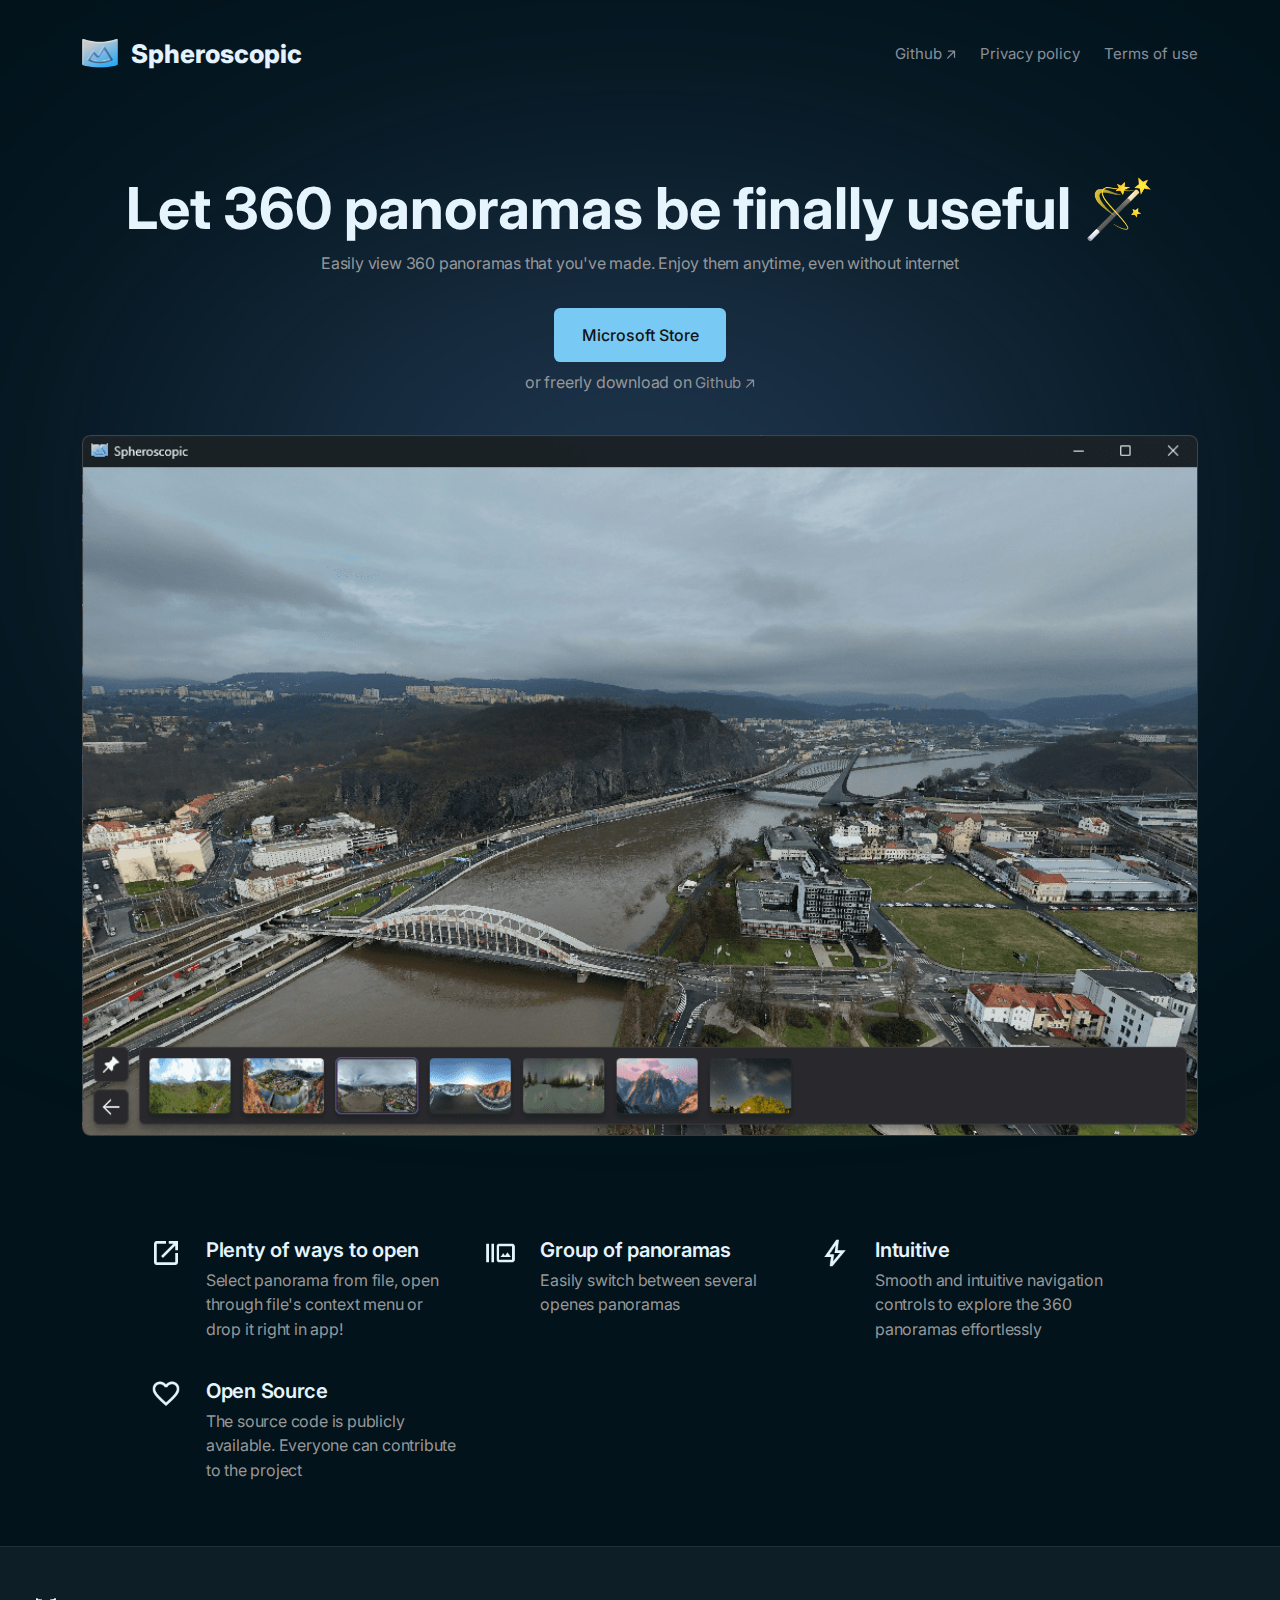
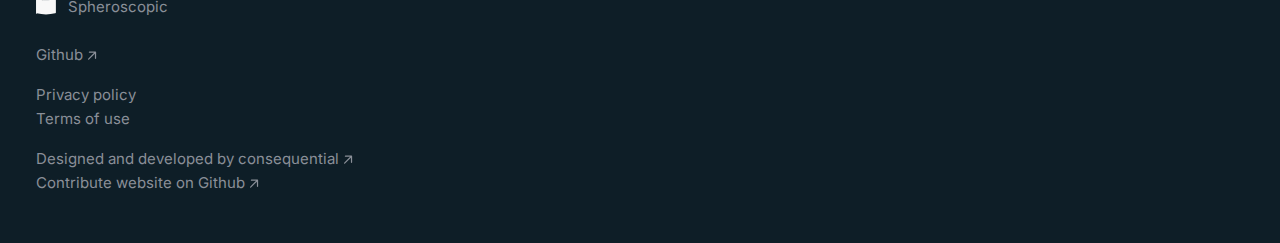
<file: index.html>
<!DOCTYPE html>
<html lang="en">

<head>
    <meta charset="UTF-8">
    <meta name="viewport" content="width=device-width, initial-scale=1.0">
    <title>Spheroscopic</title>

    <link rel="preconnect" href="https://fonts.googleapis.com">
    <link rel="preconnect" href="https://fonts.gstatic.com" crossorigin>
    <link href="https://fonts.googleapis.com/css2?family=Inter:wght@100..900&display=swap" rel="stylesheet">

    <link href="https://cdn.jsdelivr.net/npm/bootstrap@5.3.3/dist/css/bootstrap.min.css" rel="stylesheet"
        integrity="sha384-QWTKZyjpPEjISv5WaRU9OFeRpok6YctnYmDr5pNlyT2bRjXh0JMhjY6hW+ALEwIH" crossorigin="anonymous">
    <script src="https://cdn.jsdelivr.net/npm/bootstrap@5.3.3/dist/js/bootstrap.bundle.min.js"
        integrity="sha384-YvpcrYf0tY3lHB60NNkmXc5s9fDVZLESaAA55NDzOxhy9GkcIdslK1eN7N6jIeHz"
        crossorigin="anonymous"></script>

    <link href="assets/css/index.css" rel="stylesheet">
    <link rel="icon" type="image/x-icon" href="assets/img/Logo-512.png">
</head>

<body>
    <nav class="navbar navbar-expand-lg">
        <div class="container">
            <a class="app-name" href="/">
                <img src="assets/img/Logo-512.png" alt="Spheroscopic" width="36" height="36">
                Spheroscopic
            </a>
            <button class="navbar-toggler" type="button" data-bs-toggle="collapse" data-bs-target="#navbarNav"
                aria-controls="navbarNav" aria-expanded="false" aria-label="Toggle navigation">
                <span class="navbar-toggler-icon"></span>
            </button>
            <div class="collapse navbar-collapse" id="navbarNav">
                <ul class="navbar-nav">
                    <li class="nav-item fqyXPs">
                        <a target="_blank" href="https://github.com/Spheroscopic/Spheroscopic">
                            Github
                            <svg width="10" height="10" viewBox="0 0 10 9">
                                <path
                                    d="M9.125 0.671875V6.76562C9.125 7.12109 8.8457 7.375 8.51562 7.375C8.16016 7.375 7.90625 7.12109 7.90625 6.76562V2.14453L2.04102 8.00977C1.91406 8.13672 1.76172 8.1875 1.60938 8.1875C1.43164 8.1875 1.2793 8.13672 1.17773 8.00977C0.923828 7.78125 0.923828 7.40039 1.17773 7.17188L7.04297 1.28125H2.42188C2.06641 1.28125 1.8125 1.02734 1.8125 0.671875C1.8125 0.341797 2.06641 0.0625 2.42188 0.0625H8.51562C8.8457 0.0625 9.125 0.341797 9.125 0.671875Z"
                                    fill="currentColor"></path>
                            </svg>
                        </a>
                    </li>
                    <li class="nav-item fqyXPs">
                        <a href="privacy-policy.html">
                            Privacy policy
                        </a>
                    </li>
                    <li class="nav-item fqyXPs">
                        <a href="terms-of-use.html">
                            Terms of use
                        </a>
                    </li>
                </ul>
            </div>
        </div>
    </nav>

    <section class="container app">
        <div class="row align-items-center text-center">
            <div class="col-12 z-1">
                <h1 class="preview-text-h1">Let 360 panoramas be finally useful 🪄</h1>
            </div>
            <div class="col-12 app-desc z-1">
                <p class="feature-p">Easily view 360 panoramas that you've made. Enjoy them anytime, even without
                    internet
                </p>
            </div>
            <div class="col-12 mt-3 mb-2 app-buttons z-1">
                <a href="https://www.microsoft.com/store/apps/9NLX10FX8CKQ" class="button">Microsoft Store</a>
            </div>
            <div class="col-12 z-1 mb-4">
                <p class="feature-p fqyXPs justify-content-center d-block">
                    or freerly download on
                    <a href="https://github.com/Spheroscopic/Spheroscopic/">
                        Github
                        <svg width="10" height="10" viewBox="0 0 10 9">
                            <path
                                d="M9.125 0.671875V6.76562C9.125 7.12109 8.8457 7.375 8.51562 7.375C8.16016 7.375 7.90625 7.12109 7.90625 6.76562V2.14453L2.04102 8.00977C1.91406 8.13672 1.76172 8.1875 1.60938 8.1875C1.43164 8.1875 1.2793 8.13672 1.17773 8.00977C0.923828 7.78125 0.923828 7.40039 1.17773 7.17188L7.04297 1.28125H2.42188C2.06641 1.28125 1.8125 1.02734 1.8125 0.671875C1.8125 0.341797 2.06641 0.0625 2.42188 0.0625H8.51562C8.8457 0.0625 9.125 0.341797 9.125 0.671875Z"
                                fill="currentColor">
                            </path>
                        </svg>
                    </a>
                </p>
            </div>
            <div class="col-12 preview-img">
                <img src="assets/img/preview-1.png">
                <div class="bloba-glow"></div>
            </div>
        </div>
    </section>
    <section class="container preview">
        <div class="row preview-features">
            <div class="col-lg-4 col-md-6">
                <div class="row">
                    <div class="col-2">
                        <img src="assets/img/open_icon.png" class="feature-img">
                    </div>
                    <div class="col-10 feature-card">
                        <div class="feature-h1">Plenty of ways to open</div>
                        <div class="feature-p">
                            Select panorama from file,
                            open through file's context menu
                            or drop it right in app!
                        </div>
                    </div>
                </div>
            </div>
            <div class="col-lg-4 col-md-6">
                <div class="row">
                    <div class="col-2">
                        <img src="assets/img/burst_icon.png" class="feature-img">
                    </div>
                    <div class="col-10 feature-card">
                        <div class="feature-h1">Group of panoramas</div>
                        <div class="feature-p">
                            Easily switch between several openes panoramas
                        </div>
                    </div>
                </div>
            </div>
            <div class="col-lg-4 col-md-6">
                <div class="row">
                    <div class="col-2">
                        <img src="assets/img/bolt_icon.png" class="feature-img">
                    </div>
                    <div class="col-10 feature-card">
                        <div class="feature-h1">Intuitive</div>
                        <div class="feature-p">
                            Smooth and intuitive navigation controls to explore the 360 panoramas effortlessly
                        </div>
                    </div>
                </div>
            </div>
            <div class="col-lg-4 col-md-6">
                <div class="row">
                    <div class="col-2">
                        <img src="assets/img/favorite_icon.png" class="feature-img">
                    </div>
                    <div class="col-10 feature-card">
                        <div class="feature-h1">Open Source</div>
                        <div class="feature-p">
                            The source code is publicly available. Everyone can contribute to the project
                        </div>
                    </div>
                </div>
            </div>
        </div>
    </section>

    <footer>
        <div class="container-fluid">
            <div class="row">
                <div class="col-12 p-5">
                    <div class="row">
                        <div class="col-12 footer-name fqyXPs">
                            <svg width="20" height="20" viewBox="0 0 1024 1024">
                                <g filter="url(#filter0_bii_29_2)">
                                    <path
                                        d="M1018 794.891V111.365C1018 91.1047 998.046 76.8738 978.89 83.4726L971.431 86.0422C670.698 189.64 343.81 188.759 43.6392 83.5437C24.7591 76.9259 5 90.9378 5 110.944V795.432C5 813.51 17.2796 829.277 34.8064 833.705C344.882 912.034 669.487 912.698 979.88 835.639L987.638 833.713C1005.48 829.284 1018 813.27 1018 794.891Z"
                                        fill="#F8F8F8" />
                                </g>
                                <defs>
                                    <filter id="filter0_bii_29_2" x="-28.6" y="48.2403" width="1080.2" height="878.306"
                                        filterUnits="userSpaceOnUse" color-interpolation-filters="sRGB">
                                        <feFlood flood-opacity="0" result="BackgroundImageFix" />
                                        <feGaussianBlur in="BackgroundImageFix" stdDeviation="16.8" />
                                        <feComposite in2="SourceAlpha" operator="in"
                                            result="effect1_backgroundBlur_29_2" />
                                        <feBlend mode="normal" in="SourceGraphic" in2="effect1_backgroundBlur_29_2"
                                            result="shape" />
                                        <feColorMatrix in="SourceAlpha" type="matrix"
                                            values="0 0 0 0 0 0 0 0 0 0 0 0 0 0 0 0 0 0 127 0" result="hardAlpha" />
                                        <feOffset dx="4.2" dy="8.4" />
                                        <feGaussianBlur stdDeviation="2.1" />
                                        <feComposite in2="hardAlpha" operator="arithmetic" k2="-1" k3="1" />
                                        <feColorMatrix type="matrix"
                                            values="0 0 0 0 1 0 0 0 0 1 0 0 0 0 1 0 0 0 0.75 0" />
                                        <feBlend mode="normal" in2="shape" result="effect2_innerShadow_29_2" />
                                        <feColorMatrix in="SourceAlpha" type="matrix"
                                            values="0 0 0 0 0 0 0 0 0 0 0 0 0 0 0 0 0 0 127 0" result="hardAlpha" />
                                        <feOffset dx="28" dy="33.6" />
                                        <feGaussianBlur stdDeviation="22.4" />
                                        <feComposite in2="hardAlpha" operator="arithmetic" k2="-1" k3="1" />
                                        <feColorMatrix type="matrix"
                                            values="0 0 0 0 1 0 0 0 0 1 0 0 0 0 1 0 0 0 0.55 0" />
                                        <feBlend mode="normal" in2="effect2_innerShadow_29_2"
                                            result="effect3_innerShadow_29_2" />
                                    </filter>
                                    <linearGradient id="paint0_linear_29_2" x1="201.661" y1="15.6521" x2="705.92"
                                        y2="995.035" gradientUnits="userSpaceOnUse">
                                        <stop offset="0.169557" stop-color="#CBCBCB" />
                                        <stop offset="1" stop-color="#1CA9FE" />
                                    </linearGradient>
                                </defs>
                            </svg>
                            <a href="index.html">
                                Spheroscopic
                            </a>
                        </div>
                        <div class="col-12 fqyXPs mt-4">
                            <a target="_blank" href="https://github.com/Spheroscopic/Spheroscopic">
                                Github
                                <svg width="10" height="10" viewBox="0 0 10 9">
                                    <path
                                        d="M9.125 0.671875V6.76562C9.125 7.12109 8.8457 7.375 8.51562 7.375C8.16016 7.375 7.90625 7.12109 7.90625 6.76562V2.14453L2.04102 8.00977C1.91406 8.13672 1.76172 8.1875 1.60938 8.1875C1.43164 8.1875 1.2793 8.13672 1.17773 8.00977C0.923828 7.78125 0.923828 7.40039 1.17773 7.17188L7.04297 1.28125H2.42188C2.06641 1.28125 1.8125 1.02734 1.8125 0.671875C1.8125 0.341797 2.06641 0.0625 2.42188 0.0625H8.51562C8.8457 0.0625 9.125 0.341797 9.125 0.671875Z"
                                        fill="currentColor"></path>
                                </svg>
                            </a>
                        </div>
                        <div class="col-12 fqyXPs mt-3">
                            <a href="privacy-policy.html">
                                Privacy policy
                            </a>
                        </div>
                        <div class="col-12 fqyXPs">
                            <a href="terms-of-use.html">
                                Terms of use
                            </a>
                        </div>
                        <div class="col-12 fqyXPs mt-3">
                            <p>
                                Designed and developed by
                                <a href="https://github.com/execOQ/">
                                    consequential
                                    <svg width="10" height="10" viewBox="0 0 10 9">
                                        <path
                                            d="M9.125 0.671875V6.76562C9.125 7.12109 8.8457 7.375 8.51562 7.375C8.16016 7.375 7.90625 7.12109 7.90625 6.76562V2.14453L2.04102 8.00977C1.91406 8.13672 1.76172 8.1875 1.60938 8.1875C1.43164 8.1875 1.2793 8.13672 1.17773 8.00977C0.923828 7.78125 0.923828 7.40039 1.17773 7.17188L7.04297 1.28125H2.42188C2.06641 1.28125 1.8125 1.02734 1.8125 0.671875C1.8125 0.341797 2.06641 0.0625 2.42188 0.0625H8.51562C8.8457 0.0625 9.125 0.341797 9.125 0.671875Z"
                                            fill="currentColor"></path>
                                    </svg>
                                </a>
                            </p>
                        </div>
                        <div class="col-12 fqyXPs">
                            <p>
                                Contribute website on
                                <a href="https://github.com/Spheroscopic/spheroscopic.github.io">
                                    Github
                                    <svg width="10" height="10" viewBox="0 0 10 9">
                                        <path
                                            d="M9.125 0.671875V6.76562C9.125 7.12109 8.8457 7.375 8.51562 7.375C8.16016 7.375 7.90625 7.12109 7.90625 6.76562V2.14453L2.04102 8.00977C1.91406 8.13672 1.76172 8.1875 1.60938 8.1875C1.43164 8.1875 1.2793 8.13672 1.17773 8.00977C0.923828 7.78125 0.923828 7.40039 1.17773 7.17188L7.04297 1.28125H2.42188C2.06641 1.28125 1.8125 1.02734 1.8125 0.671875C1.8125 0.341797 2.06641 0.0625 2.42188 0.0625H8.51562C8.8457 0.0625 9.125 0.341797 9.125 0.671875Z"
                                            fill="currentColor"></path>
                                    </svg>
                                </a>
                            </p>
                        </div>
                    </div>
                </div>
            </div>
        </div>
    </footer>
</body>

</html>
</file>
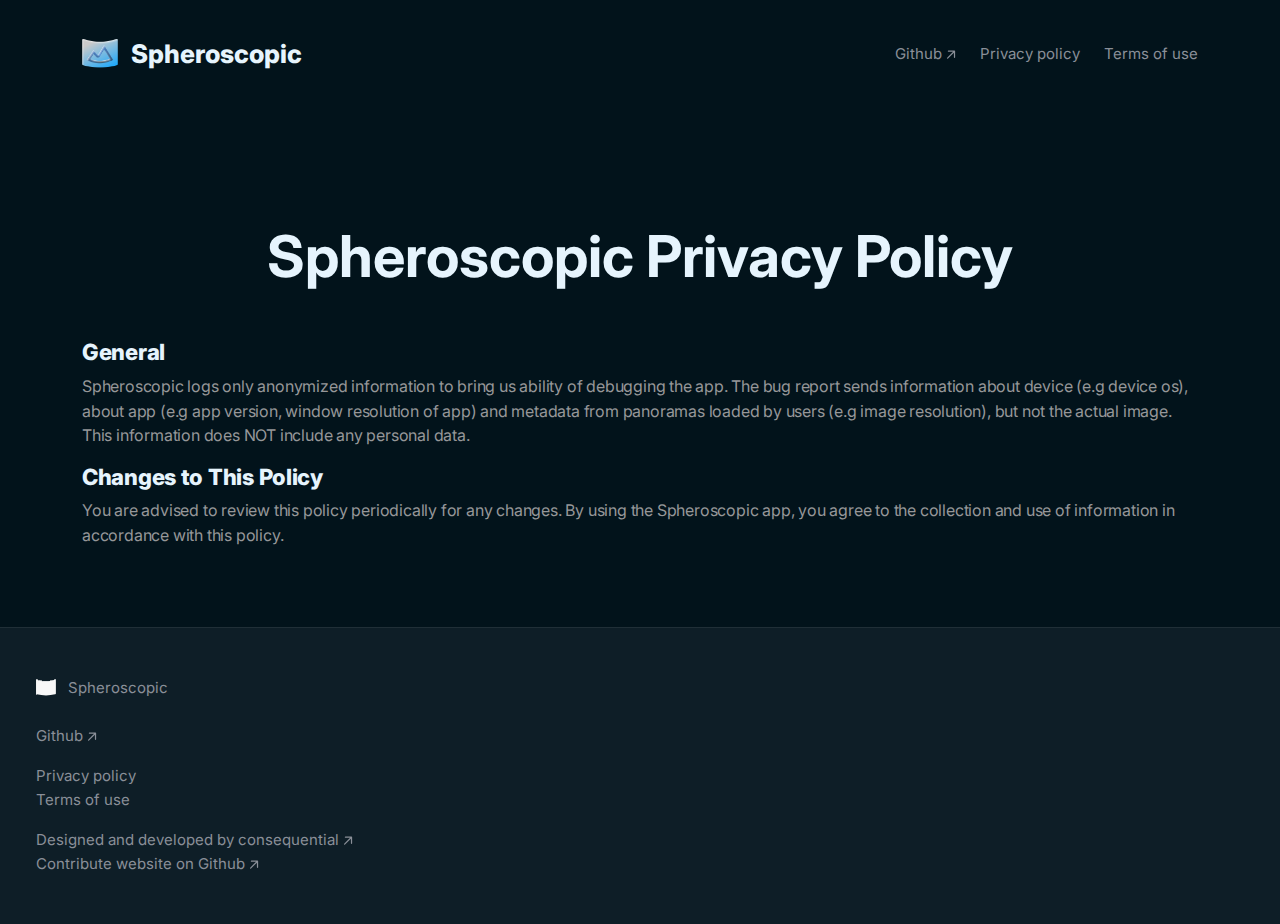
<file: privacy-policy.html>
<!DOCTYPE html>
<html lang="en">

<head>
    <meta charset="UTF-8">
    <meta name="viewport" content="width=device-width, initial-scale=1.0">
    <title>Spheroscopic - Privacy Policy</title>

    <link rel="preconnect" href="https://fonts.googleapis.com">
    <link rel="preconnect" href="https://fonts.gstatic.com" crossorigin>
    <link href="https://fonts.googleapis.com/css2?family=Inter:wght@100..900&display=swap" rel="stylesheet">

    <link href="https://cdn.jsdelivr.net/npm/bootstrap@5.3.3/dist/css/bootstrap.min.css" rel="stylesheet"
        integrity="sha384-QWTKZyjpPEjISv5WaRU9OFeRpok6YctnYmDr5pNlyT2bRjXh0JMhjY6hW+ALEwIH" crossorigin="anonymous">
    <script src="https://cdn.jsdelivr.net/npm/bootstrap@5.3.3/dist/js/bootstrap.bundle.min.js"
        integrity="sha384-YvpcrYf0tY3lHB60NNkmXc5s9fDVZLESaAA55NDzOxhy9GkcIdslK1eN7N6jIeHz"
        crossorigin="anonymous"></script>

    <link href="assets/css/index.css" rel="stylesheet">
    <link rel="icon" type="image/x-icon" href="assets/img/Logo-512.png">
</head>

<body>
    <nav class="navbar navbar-expand-lg">
        <div class="container">
            <a class="app-name" href="/">
                <img src="assets/img/Logo-512.png" alt="Spheroscopic" width="36" height="36">
                Spheroscopic
            </a>
            <button class="navbar-toggler" type="button" data-bs-toggle="collapse" data-bs-target="#navbarNav"
                aria-controls="navbarNav" aria-expanded="false" aria-label="Toggle navigation">
                <span class="navbar-toggler-icon"></span>
            </button>
            <div class="collapse navbar-collapse" id="navbarNav">
                <ul class="navbar-nav">
                    <li class="nav-item fqyXPs">
                        <a target="_blank" href="https://github.com/Spheroscopic/Spheroscopic">
                            Github
                            <svg width="10" height="10" viewBox="0 0 10 9">
                                <path
                                    d="M9.125 0.671875V6.76562C9.125 7.12109 8.8457 7.375 8.51562 7.375C8.16016 7.375 7.90625 7.12109 7.90625 6.76562V2.14453L2.04102 8.00977C1.91406 8.13672 1.76172 8.1875 1.60938 8.1875C1.43164 8.1875 1.2793 8.13672 1.17773 8.00977C0.923828 7.78125 0.923828 7.40039 1.17773 7.17188L7.04297 1.28125H2.42188C2.06641 1.28125 1.8125 1.02734 1.8125 0.671875C1.8125 0.341797 2.06641 0.0625 2.42188 0.0625H8.51562C8.8457 0.0625 9.125 0.341797 9.125 0.671875Z"
                                    fill="currentColor"></path>
                            </svg>
                        </a>
                    </li>
                    <li class="nav-item fqyXPs">
                        <a href="privacy-policy.html">
                            Privacy policy
                        </a>
                    </li>
                    <li class="nav-item fqyXPs">
                        <a href="terms-of-use.html">
                            Terms of use
                        </a>
                    </li>
                </ul>
            </div>
        </div>
    </nav>

    <section>
        <div class="container">
            <div class="row app">
                <div class="col-12 mt-5 privacy-policy">
                    <h1 class="preview-text-h1 align-items-center text-center">Spheroscopic Privacy Policy</h1>
                    <div class="mt-5">
                        <h4 class="feature-h4">General</h4>
                        <p class="feature-p">
                            Spheroscopic logs only anonymized information to bring us ability of debugging the app. The
                            bug report sends information about device (e.g device os), about app (e.g app version,
                            window resolution of app) and metadata from panoramas loaded by users (e.g image
                            resolution), but not the actual image. This information does NOT include any personal data.
                        </p>
                    </div>
                    <div>
                        <h4 class="feature-h4">Changes to This Policy</h4>
                        <p class="feature-p">
                            You are advised to review this policy periodically for any changes. By using the
                            Spheroscopic app, you agree to the collection and use of information in accordance with
                            this policy.
                        </p>
                    </div>
                </div>
            </div>
        </div>
    </section>

    <footer>
        <div class="container-fluid">
            <div class="row">
                <div class="col-12 p-5">
                    <div class="row">
                        <div class="col-12 footer-name fqyXPs">
                            <svg width="20" height="20" viewBox="0 0 1024 1024">
                                <g filter="url(#filter0_bii_29_2)">
                                    <path
                                        d="M1018 794.891V111.365C1018 91.1047 998.046 76.8738 978.89 83.4726L971.431 86.0422C670.698 189.64 343.81 188.759 43.6392 83.5437C24.7591 76.9259 5 90.9378 5 110.944V795.432C5 813.51 17.2796 829.277 34.8064 833.705C344.882 912.034 669.487 912.698 979.88 835.639L987.638 833.713C1005.48 829.284 1018 813.27 1018 794.891Z"
                                        fill="#F8F8F8" />
                                </g>
                                <defs>
                                    <filter id="filter0_bii_29_2" x="-28.6" y="48.2403" width="1080.2" height="878.306"
                                        filterUnits="userSpaceOnUse" color-interpolation-filters="sRGB">
                                        <feFlood flood-opacity="0" result="BackgroundImageFix" />
                                        <feGaussianBlur in="BackgroundImageFix" stdDeviation="16.8" />
                                        <feComposite in2="SourceAlpha" operator="in"
                                            result="effect1_backgroundBlur_29_2" />
                                        <feBlend mode="normal" in="SourceGraphic" in2="effect1_backgroundBlur_29_2"
                                            result="shape" />
                                        <feColorMatrix in="SourceAlpha" type="matrix"
                                            values="0 0 0 0 0 0 0 0 0 0 0 0 0 0 0 0 0 0 127 0" result="hardAlpha" />
                                        <feOffset dx="4.2" dy="8.4" />
                                        <feGaussianBlur stdDeviation="2.1" />
                                        <feComposite in2="hardAlpha" operator="arithmetic" k2="-1" k3="1" />
                                        <feColorMatrix type="matrix"
                                            values="0 0 0 0 1 0 0 0 0 1 0 0 0 0 1 0 0 0 0.75 0" />
                                        <feBlend mode="normal" in2="shape" result="effect2_innerShadow_29_2" />
                                        <feColorMatrix in="SourceAlpha" type="matrix"
                                            values="0 0 0 0 0 0 0 0 0 0 0 0 0 0 0 0 0 0 127 0" result="hardAlpha" />
                                        <feOffset dx="28" dy="33.6" />
                                        <feGaussianBlur stdDeviation="22.4" />
                                        <feComposite in2="hardAlpha" operator="arithmetic" k2="-1" k3="1" />
                                        <feColorMatrix type="matrix"
                                            values="0 0 0 0 1 0 0 0 0 1 0 0 0 0 1 0 0 0 0.55 0" />
                                        <feBlend mode="normal" in2="effect2_innerShadow_29_2"
                                            result="effect3_innerShadow_29_2" />
                                    </filter>
                                    <linearGradient id="paint0_linear_29_2" x1="201.661" y1="15.6521" x2="705.92"
                                        y2="995.035" gradientUnits="userSpaceOnUse">
                                        <stop offset="0.169557" stop-color="#CBCBCB" />
                                        <stop offset="1" stop-color="#1CA9FE" />
                                    </linearGradient>
                                </defs>
                            </svg>
                            <a href="index.html">
                                Spheroscopic
                            </a>
                        </div>
                        <div class="col-12 fqyXPs mt-4">
                            <a target="_blank" href="https://github.com/Spheroscopic/Spheroscopic">
                                Github
                                <svg width="10" height="10" viewBox="0 0 10 9">
                                    <path
                                        d="M9.125 0.671875V6.76562C9.125 7.12109 8.8457 7.375 8.51562 7.375C8.16016 7.375 7.90625 7.12109 7.90625 6.76562V2.14453L2.04102 8.00977C1.91406 8.13672 1.76172 8.1875 1.60938 8.1875C1.43164 8.1875 1.2793 8.13672 1.17773 8.00977C0.923828 7.78125 0.923828 7.40039 1.17773 7.17188L7.04297 1.28125H2.42188C2.06641 1.28125 1.8125 1.02734 1.8125 0.671875C1.8125 0.341797 2.06641 0.0625 2.42188 0.0625H8.51562C8.8457 0.0625 9.125 0.341797 9.125 0.671875Z"
                                        fill="currentColor"></path>
                                </svg>
                            </a>
                        </div>
                        <div class="col-12 fqyXPs mt-3">
                            <a href="privacy-policy.html">
                                Privacy policy
                            </a>
                        </div>
                        <div class="col-12 fqyXPs">
                            <a href="terms-of-use.html">
                                Terms of use
                            </a>
                        </div>
                        <div class="col-12 fqyXPs mt-3">
                            <p>
                                Designed and developed by
                                <a href="https://github.com/execOQ/">
                                    consequential
                                    <svg width="10" height="10" viewBox="0 0 10 9">
                                        <path
                                            d="M9.125 0.671875V6.76562C9.125 7.12109 8.8457 7.375 8.51562 7.375C8.16016 7.375 7.90625 7.12109 7.90625 6.76562V2.14453L2.04102 8.00977C1.91406 8.13672 1.76172 8.1875 1.60938 8.1875C1.43164 8.1875 1.2793 8.13672 1.17773 8.00977C0.923828 7.78125 0.923828 7.40039 1.17773 7.17188L7.04297 1.28125H2.42188C2.06641 1.28125 1.8125 1.02734 1.8125 0.671875C1.8125 0.341797 2.06641 0.0625 2.42188 0.0625H8.51562C8.8457 0.0625 9.125 0.341797 9.125 0.671875Z"
                                            fill="currentColor"></path>
                                    </svg>
                                </a>
                            </p>
                        </div>
                        <div class="col-12 fqyXPs">
                            <p>
                                Contribute website on
                                <a href="https://github.com/Spheroscopic/spheroscopic.github.io">
                                    Github
                                    <svg width="10" height="10" viewBox="0 0 10 9">
                                        <path
                                            d="M9.125 0.671875V6.76562C9.125 7.12109 8.8457 7.375 8.51562 7.375C8.16016 7.375 7.90625 7.12109 7.90625 6.76562V2.14453L2.04102 8.00977C1.91406 8.13672 1.76172 8.1875 1.60938 8.1875C1.43164 8.1875 1.2793 8.13672 1.17773 8.00977C0.923828 7.78125 0.923828 7.40039 1.17773 7.17188L7.04297 1.28125H2.42188C2.06641 1.28125 1.8125 1.02734 1.8125 0.671875C1.8125 0.341797 2.06641 0.0625 2.42188 0.0625H8.51562C8.8457 0.0625 9.125 0.341797 9.125 0.671875Z"
                                            fill="currentColor"></path>
                                    </svg>
                                </a>
                            </p>
                        </div>
                    </div>
                </div>
            </div>
        </div>
    </footer>
</body>

</html>
</file>
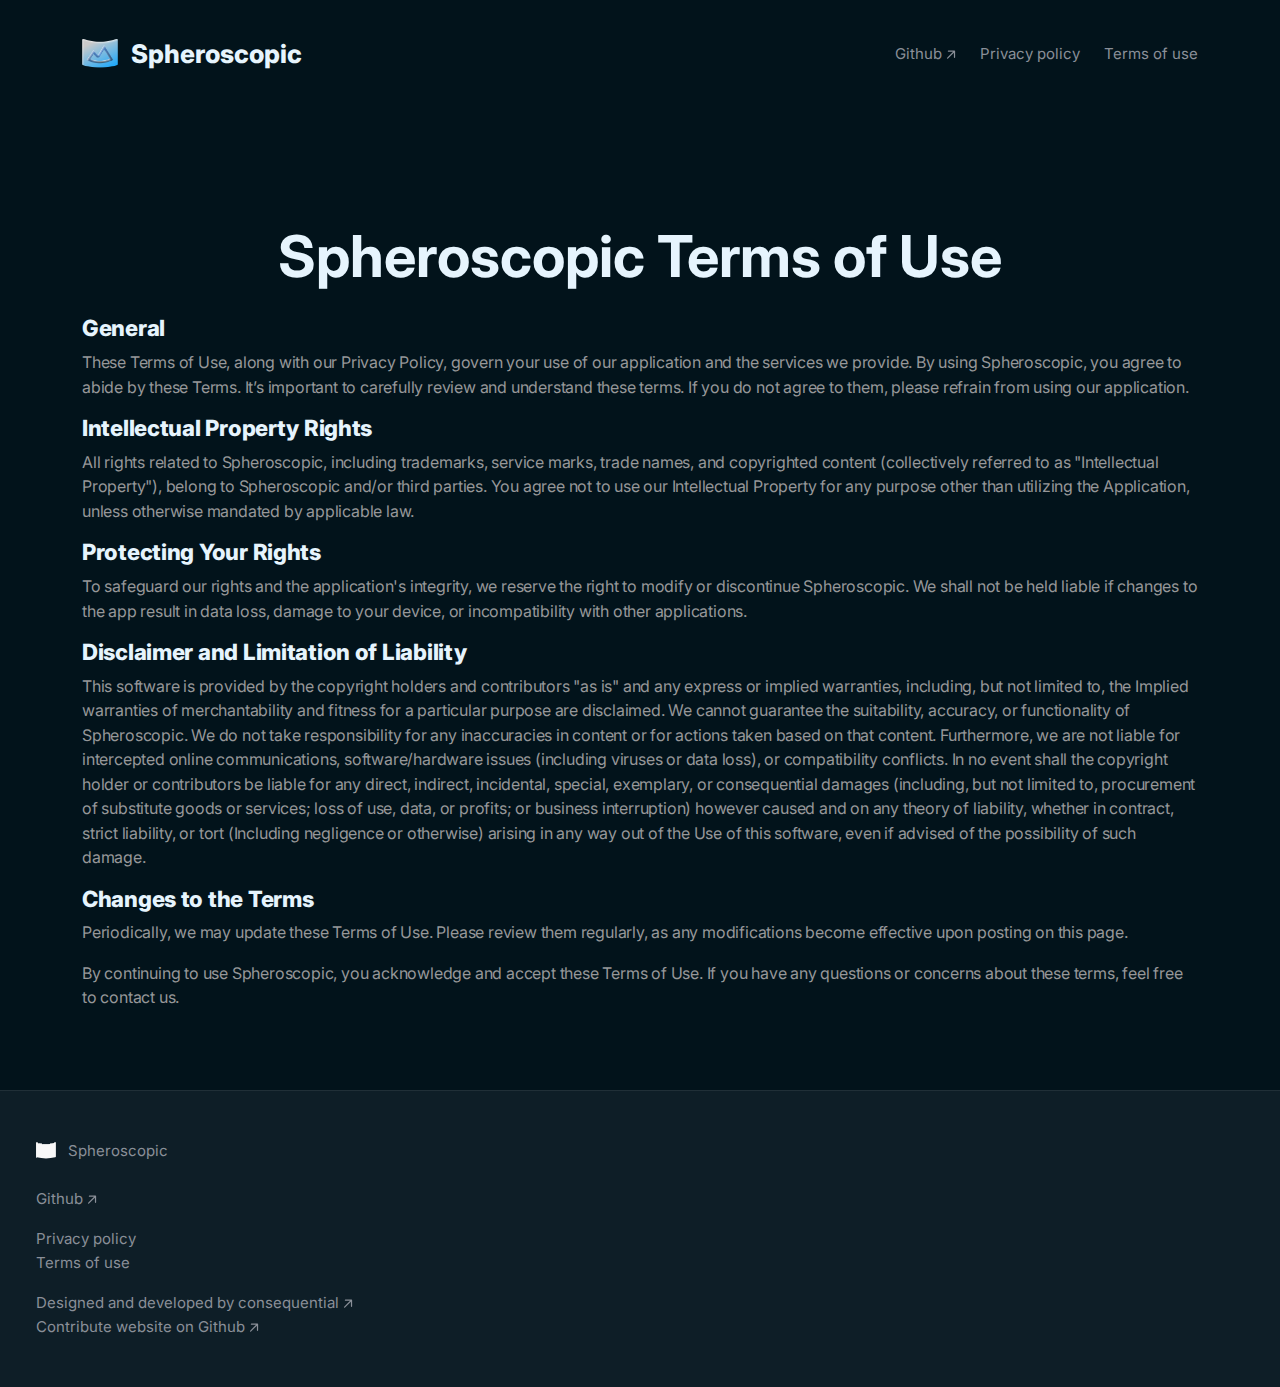
<file: terms-of-use.html>
<!DOCTYPE html>
<html lang="en">

<head>
    <meta charset="UTF-8">
    <meta name="viewport" content="width=device-width, initial-scale=1.0">
    <title>Spheroscopic</title>

    <link rel="preconnect" href="https://fonts.googleapis.com">
    <link rel="preconnect" href="https://fonts.gstatic.com" crossorigin>
    <link href="https://fonts.googleapis.com/css2?family=Inter:wght@100..900&display=swap" rel="stylesheet">

    <link href="https://cdn.jsdelivr.net/npm/bootstrap@5.3.3/dist/css/bootstrap.min.css" rel="stylesheet"
        integrity="sha384-QWTKZyjpPEjISv5WaRU9OFeRpok6YctnYmDr5pNlyT2bRjXh0JMhjY6hW+ALEwIH" crossorigin="anonymous">
    <script src="https://cdn.jsdelivr.net/npm/bootstrap@5.3.3/dist/js/bootstrap.bundle.min.js"
        integrity="sha384-YvpcrYf0tY3lHB60NNkmXc5s9fDVZLESaAA55NDzOxhy9GkcIdslK1eN7N6jIeHz"
        crossorigin="anonymous"></script>

    <link href="assets/css/index.css" rel="stylesheet">
    <link rel="icon" type="image/x-icon" href="assets/img/Logo-512.png">
</head>

<body>
    <nav class="navbar navbar-expand-lg">
        <div class="container">
            <a class="app-name" href="/">
                <img src="assets/img/Logo-512.png" alt="Spheroscopic" width="36" height="36">
                Spheroscopic
            </a>
            <button class="navbar-toggler" type="button" data-bs-toggle="collapse" data-bs-target="#navbarNav"
                aria-controls="navbarNav" aria-expanded="false" aria-label="Toggle navigation">
                <span class="navbar-toggler-icon"></span>
            </button>
            <div class="collapse navbar-collapse" id="navbarNav">
                <ul class="navbar-nav">
                    <li class="nav-item fqyXPs">
                        <a target="_blank" href="https://github.com/Spheroscopic/Spheroscopic">
                            Github
                            <svg width="10" height="10" viewBox="0 0 10 9">
                                <path
                                    d="M9.125 0.671875V6.76562C9.125 7.12109 8.8457 7.375 8.51562 7.375C8.16016 7.375 7.90625 7.12109 7.90625 6.76562V2.14453L2.04102 8.00977C1.91406 8.13672 1.76172 8.1875 1.60938 8.1875C1.43164 8.1875 1.2793 8.13672 1.17773 8.00977C0.923828 7.78125 0.923828 7.40039 1.17773 7.17188L7.04297 1.28125H2.42188C2.06641 1.28125 1.8125 1.02734 1.8125 0.671875C1.8125 0.341797 2.06641 0.0625 2.42188 0.0625H8.51562C8.8457 0.0625 9.125 0.341797 9.125 0.671875Z"
                                    fill="currentColor"></path>
                            </svg>
                        </a>
                    </li>
                    <li class="nav-item fqyXPs">
                        <a href="privacy-policy.html">
                            Privacy policy
                        </a>
                    </li>
                    <li class="nav-item fqyXPs">
                        <a href="terms-of-use.html">
                            Terms of use
                        </a>
                    </li>
                </ul>
            </div>
        </div>
    </nav>

    <section>
        <div class="container privacy-policy-section">
            <div class="row app">
                <div class="col-12 mt-5 privacy-policy">
                    <h1 class="preview-text-h1 align-items-center text-center">Spheroscopic Terms of Use</h1>
                    <div class="general mt-4">
                        <h4 class="feature-h4">General</h4>
                        <p class="feature-p">
                            These Terms of Use, along with our Privacy Policy, govern your use of our application
                            and the services we provide. By using Spheroscopic, you agree to abide by these Terms.
                            It’s important to carefully review and understand these terms. If you do not agree to
                            them, please refrain from using our application.
                        </p>
                    </div>
                    <div class="intel-property">
                        <h4 class="feature-h4">Intellectual Property Rights</h4>
                        <p class="feature-p">
                            All rights related to Spheroscopic, including trademarks, service marks, trade names,
                            and copyrighted content (collectively referred to as "Intellectual Property"), belong to
                            Spheroscopic and/or third parties. You agree not to use our Intellectual Property for
                            any purpose other than utilizing the Application, unless otherwise mandated by
                            applicable law.
                        </p>
                    </div>
                    <div class="prot-rights">
                        <h4 class="feature-h4">Protecting Your Rights</h4>
                        <p class="feature-p">
                            To safeguard our rights and the application's integrity, we reserve the right to modify
                            or discontinue Spheroscopic. We shall not be held liable if changes to the app result in
                            data loss, damage to your device, or incompatibility with other applications.
                        </p>
                    </div>
                    <div class="disclaimer">
                        <h4 class="feature-h4">Disclaimer and Limitation of Liability</h4>
                        <p class="feature-p">
                            This software is provided by the copyright holders and contributors "as is" and any
                            express or implied warranties, including, but not limited to, the Implied warranties of
                            merchantability and fitness for a particular purpose are disclaimed. We cannot guarantee
                            the suitability, accuracy, or functionality of Spheroscopic. We do not take
                            responsibility for any inaccuracies in content or for actions taken based on that
                            content. Furthermore, we are not liable for intercepted online communications,
                            software/hardware issues (including viruses or data loss), or compatibility conflicts.
                            In no event shall the copyright holder or contributors be liable for any direct,
                            indirect, incidental, special, exemplary, or consequential damages (including, but not
                            limited to, procurement of substitute goods or services; loss of use, data, or profits;
                            or business interruption) however caused and on any theory of liability, whether in
                            contract, strict liability, or tort (Including negligence or otherwise) arising in any
                            way out of the Use of this software, even if advised of the possibility of such damage.
                        </p>
                    </div>
                    <div class="changes">
                        <h4 class="feature-h4">Changes to the Terms</h4>
                        <p class="feature-p">
                            Periodically, we may update these Terms of Use. Please review them regularly, as any
                            modifications become effective upon posting on this page.
                        </p>
                    </div>
                    <div class="last-topic">
                        <p class="feature-p">
                            By continuing to use Spheroscopic, you acknowledge and accept these Terms of Use. If you
                            have any questions or concerns about these terms, feel free to contact us.
                        </p>
                    </div>
                </div>
            </div>
        </div>
    </section>

    <footer>
        <div class="container-fluid">
            <div class="row">
                <div class="col-12 p-5">
                    <div class="row">
                        <div class="col-12 footer-name fqyXPs">
                            <svg width="20" height="20" viewBox="0 0 1024 1024">
                                <g filter="url(#filter0_bii_29_2)">
                                    <path
                                        d="M1018 794.891V111.365C1018 91.1047 998.046 76.8738 978.89 83.4726L971.431 86.0422C670.698 189.64 343.81 188.759 43.6392 83.5437C24.7591 76.9259 5 90.9378 5 110.944V795.432C5 813.51 17.2796 829.277 34.8064 833.705C344.882 912.034 669.487 912.698 979.88 835.639L987.638 833.713C1005.48 829.284 1018 813.27 1018 794.891Z"
                                        fill="#F8F8F8" />
                                </g>
                                <defs>
                                    <filter id="filter0_bii_29_2" x="-28.6" y="48.2403" width="1080.2" height="878.306"
                                        filterUnits="userSpaceOnUse" color-interpolation-filters="sRGB">
                                        <feFlood flood-opacity="0" result="BackgroundImageFix" />
                                        <feGaussianBlur in="BackgroundImageFix" stdDeviation="16.8" />
                                        <feComposite in2="SourceAlpha" operator="in"
                                            result="effect1_backgroundBlur_29_2" />
                                        <feBlend mode="normal" in="SourceGraphic" in2="effect1_backgroundBlur_29_2"
                                            result="shape" />
                                        <feColorMatrix in="SourceAlpha" type="matrix"
                                            values="0 0 0 0 0 0 0 0 0 0 0 0 0 0 0 0 0 0 127 0" result="hardAlpha" />
                                        <feOffset dx="4.2" dy="8.4" />
                                        <feGaussianBlur stdDeviation="2.1" />
                                        <feComposite in2="hardAlpha" operator="arithmetic" k2="-1" k3="1" />
                                        <feColorMatrix type="matrix"
                                            values="0 0 0 0 1 0 0 0 0 1 0 0 0 0 1 0 0 0 0.75 0" />
                                        <feBlend mode="normal" in2="shape" result="effect2_innerShadow_29_2" />
                                        <feColorMatrix in="SourceAlpha" type="matrix"
                                            values="0 0 0 0 0 0 0 0 0 0 0 0 0 0 0 0 0 0 127 0" result="hardAlpha" />
                                        <feOffset dx="28" dy="33.6" />
                                        <feGaussianBlur stdDeviation="22.4" />
                                        <feComposite in2="hardAlpha" operator="arithmetic" k2="-1" k3="1" />
                                        <feColorMatrix type="matrix"
                                            values="0 0 0 0 1 0 0 0 0 1 0 0 0 0 1 0 0 0 0.55 0" />
                                        <feBlend mode="normal" in2="effect2_innerShadow_29_2"
                                            result="effect3_innerShadow_29_2" />
                                    </filter>
                                    <linearGradient id="paint0_linear_29_2" x1="201.661" y1="15.6521" x2="705.92"
                                        y2="995.035" gradientUnits="userSpaceOnUse">
                                        <stop offset="0.169557" stop-color="#CBCBCB" />
                                        <stop offset="1" stop-color="#1CA9FE" />
                                    </linearGradient>
                                </defs>
                            </svg>
                            <a href="index.html">
                                Spheroscopic
                            </a>
                        </div>
                        <div class="col-12 fqyXPs mt-4">
                            <a target="_blank" href="https://github.com/Spheroscopic/Spheroscopic">
                                Github
                                <svg width="10" height="10" viewBox="0 0 10 9">
                                    <path
                                        d="M9.125 0.671875V6.76562C9.125 7.12109 8.8457 7.375 8.51562 7.375C8.16016 7.375 7.90625 7.12109 7.90625 6.76562V2.14453L2.04102 8.00977C1.91406 8.13672 1.76172 8.1875 1.60938 8.1875C1.43164 8.1875 1.2793 8.13672 1.17773 8.00977C0.923828 7.78125 0.923828 7.40039 1.17773 7.17188L7.04297 1.28125H2.42188C2.06641 1.28125 1.8125 1.02734 1.8125 0.671875C1.8125 0.341797 2.06641 0.0625 2.42188 0.0625H8.51562C8.8457 0.0625 9.125 0.341797 9.125 0.671875Z"
                                        fill="currentColor"></path>
                                </svg>
                            </a>
                        </div>
                        <div class="col-12 fqyXPs mt-3">
                            <a href="privacy-policy.html">
                                Privacy policy
                            </a>
                        </div>
                        <div class="col-12 fqyXPs">
                            <a href="terms-of-use.html">
                                Terms of use
                            </a>
                        </div>
                        <div class="col-12 fqyXPs mt-3">
                            <p>
                                Designed and developed by
                                <a href="https://github.com/execOQ/">
                                    consequential
                                    <svg width="10" height="10" viewBox="0 0 10 9">
                                        <path
                                            d="M9.125 0.671875V6.76562C9.125 7.12109 8.8457 7.375 8.51562 7.375C8.16016 7.375 7.90625 7.12109 7.90625 6.76562V2.14453L2.04102 8.00977C1.91406 8.13672 1.76172 8.1875 1.60938 8.1875C1.43164 8.1875 1.2793 8.13672 1.17773 8.00977C0.923828 7.78125 0.923828 7.40039 1.17773 7.17188L7.04297 1.28125H2.42188C2.06641 1.28125 1.8125 1.02734 1.8125 0.671875C1.8125 0.341797 2.06641 0.0625 2.42188 0.0625H8.51562C8.8457 0.0625 9.125 0.341797 9.125 0.671875Z"
                                            fill="currentColor"></path>
                                    </svg>
                                </a>
                            </p>
                        </div>
                        <div class="col-12 fqyXPs">
                            <p>
                                Contribute website on
                                <a href="https://github.com/Spheroscopic/spheroscopic.github.io">
                                    Github
                                    <svg width="10" height="10" viewBox="0 0 10 9">
                                        <path
                                            d="M9.125 0.671875V6.76562C9.125 7.12109 8.8457 7.375 8.51562 7.375C8.16016 7.375 7.90625 7.12109 7.90625 6.76562V2.14453L2.04102 8.00977C1.91406 8.13672 1.76172 8.1875 1.60938 8.1875C1.43164 8.1875 1.2793 8.13672 1.17773 8.00977C0.923828 7.78125 0.923828 7.40039 1.17773 7.17188L7.04297 1.28125H2.42188C2.06641 1.28125 1.8125 1.02734 1.8125 0.671875C1.8125 0.341797 2.06641 0.0625 2.42188 0.0625H8.51562C8.8457 0.0625 9.125 0.341797 9.125 0.671875Z"
                                            fill="currentColor"></path>
                                    </svg>
                                </a>
                            </p>
                        </div>
                    </div>
                </div>
            </div>
        </div>
    </footer>
</body>

</html>
</file>
<file: assets/css/index.css>
body {
    background-color: #02131B;
    font-family: 'Inter', sans-serif !important;
    line-height: 1.75;
    height: 100vh;

    min-height: 100vh;
    display: flex;
    flex-direction: column;
}

.navbar-expand-lg {
    margin-top: 1.5rem;
}

.bloba-glow {
    height: 20%;
    width: 70%;
    position: absolute;
    background-color: rgb(135 176 255 / 1);
    z-index: 0;
    filter: blur(250px);
    top: 0;
}

.app {
    display: flex;
    justify-content: center;
    margin-top: 7vw;
}

.app-img>img {
    width: 128px;
    height: auto;
}

.app-name {
    display: flex;
    justify-content: center;
    align-items: center;
    color: #E6F4FD;
    font-weight: 800;
    font-style: normal;
    font-size: 1.6em !important;
    text-decoration: none;
    white-space: nowrap;
    gap: 0.8rem;
}

.app-buttons {
    display: flex;
    justify-content: center;
    gap: 2%;
    align-items: center;
}

.button {
    padding: 0.8rem 1.7rem;
    border-radius: 0.4rem;
    font-size: 1rem;
    font-weight: 500;
    color: #141414;
    background-color: #78CAF4;
    cursor: pointer;
    text-decoration: none;
    transition: all 0.2s ease-in-out;
}

.button:hover {
    background-color: #5dafd8;
    transition: all 0.2s ease-in-out;
}

.preview {
    padding: 0 5rem 0 5rem;
    margin-top: 6rem;
}

.preview-img {
    display: flex;
    justify-content: center;
    align-items: center;
    position: relative;
}

.preview-img>img {
    width: 100%;
    height: auto;
    border-radius: 8px;
    pointer-events: none;
    user-select: none;
    z-index: 1;
}

.preview-text-h1 {
    display: flex;
    justify-content: center;
    align-items: center;
    font-size: 3.6em;
    color: #E6F4FD;
    font-weight: 700;
}

.preview-features {
    row-gap: 2rem;
}

.feature-img {
    width: 100%;
    height: auto;
    overflow: hidden;
    margin-top: 15%;
    pointer-events: none;
    user-select: none;
    color: #E6F4FD;
}

.feature-h1 {
    font-size: calc(6px + 0.8vw) !important;
    color: #E6F4FD;
    font-weight: 800;
    letter-spacing: -.0125em;
}

.feature-h4 {
    font-size: calc(12px + 0.8vw) !important;
    color: #E6F4FD;
    font-weight: 800;
    letter-spacing: -.0125em;
}

.feature-p {
    font-size: 1em !important;
    color: #969799;
    font-weight: 400;
    line-height: 24.5px;
    letter-spacing: -.0125em;
}

.container-fluid {
    padding: 0 !important;
}

footer {
    position: relative;
    max-width: 100%;
    margin-top: 5.5rem;
    border-top: 1px solid hsla(0, 0%, 100%, .08);
    background-color: #0e1e27;

    margin-top: 5%;
}

.footer-name {
    display: flex;
    align-items: center;
    color: #8a8f98;
    font-size: 15px;
    font-weight: 500;
}

.footer-name svg {
    fill: #eff0f2;
    margin-right: 1%;
}


.fqyXPs {
    display: flex;
    -webkit-box-align: center;
    align-items: center;
}

.fqyXPs p {
    margin: 0px;
    font-size: 15px;
    font-weight: 400;
    line-height: 24px;
    color: #8a8f98;
    margin-right: 0.5%;
}

.fqyXPs a {
    margin: 0px;
    font-size: 15px;
    font-weight: 400;
    line-height: 24px;
    color: #8a8f98 !important;
    transition: all 0.2s ease-in-out;

    text-decoration: none;
    cursor: pointer;
    color: inherit;
}

.fqyXPs:hover a {
    margin: 0px;
    font-size: 15px;
    font-weight: 400;
    line-height: 24px;
    color: #eceff3 !important;
    transition: all 0.2s ease-in-out;

    text-decoration: none;
    cursor: pointer;
    color: inherit;
}

/* -- ↓ ↓ ↓ some responsiveness ↓ ↓ ↓ -- */

@media(max-width: 1600px) {
    .feature-h1 {
        font-size: calc(10px + 0.8vw) !important;
        font-weight: 600;
    }
}

@media(max-width: 990px) {
    .preview-text-h1 {
        font-size: 2.4em;
    }

    .preview {
        padding: 0 2rem 0 2rem;
        margin-top: 6rem;
        margin-bottom: 6rem;
    }

    .feature-h1 {
        font-size: calc(10px + 1.4vw) !important;
        font-weight: 600;
    }
}

@media (min-width: 992px) {

    .navbar-expand-lg .navbar-collapse {
        justify-content: flex-end;
    }

    .navbar-expand-lg .navbar-nav {
        gap: 1.5rem;
    }
}
</file>
